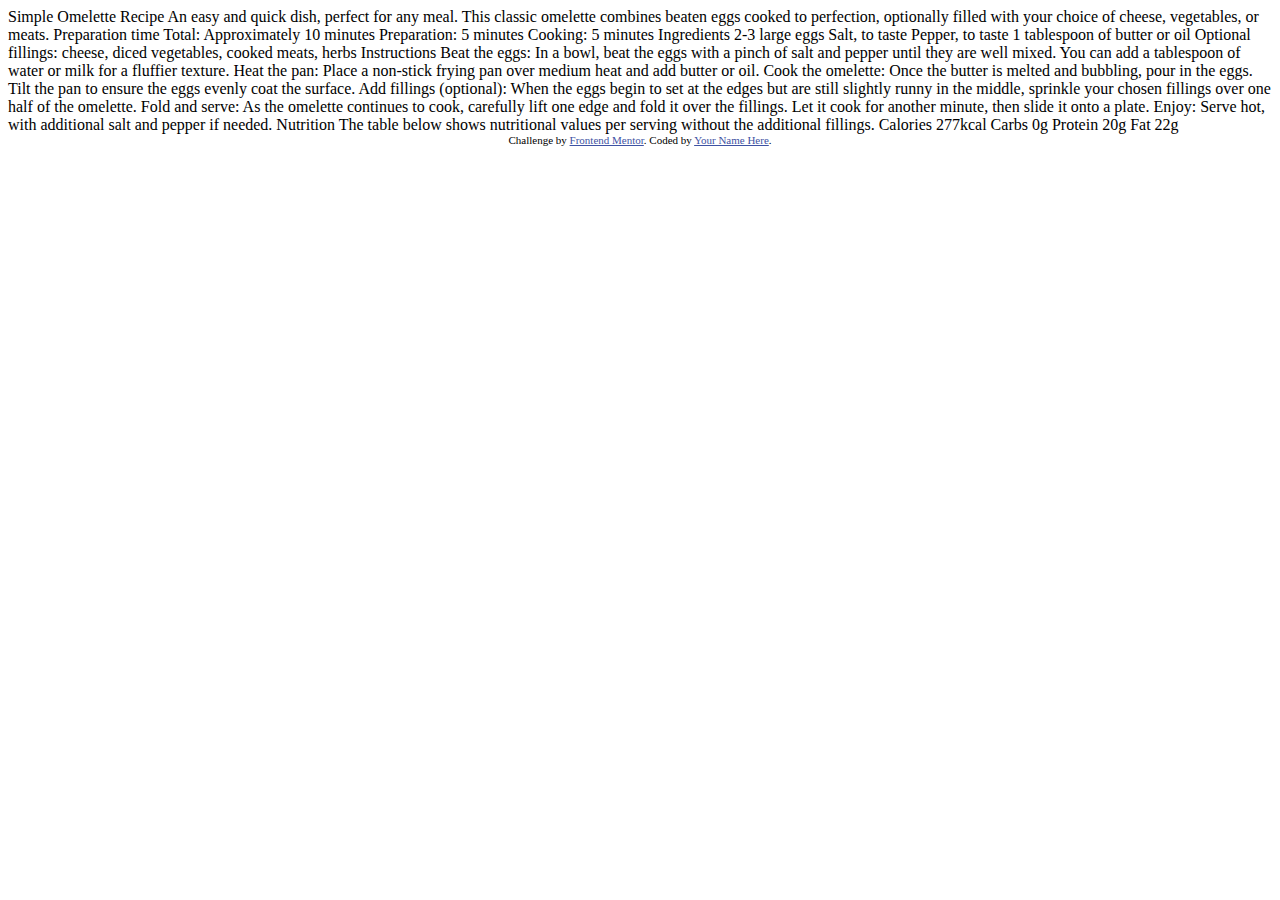
<file: reference/design files/recipe-page-main/index.html>
<!DOCTYPE html>
<html lang="en">
<head>
  <meta charset="UTF-8">
  <meta name="viewport" content="width=device-width, initial-scale=1.0"> <!-- displays site properly based on user's device -->

  <link rel="icon" type="image/png" sizes="32x32" href="./assets/images/favicon-32x32.png">
  
  <title>Frontend Mentor | Recipe page</title>

  <!-- Feel free to remove these styles or customise in your own stylesheet 👍 -->
  <style>
    .attribution { font-size: 11px; text-align: center; }
    .attribution a { color: hsl(228, 45%, 44%); }
  </style>
</head>
<body>

  Simple Omelette Recipe

  An easy and quick dish, perfect for any meal. This classic omelette combines beaten eggs cooked 
  to perfection, optionally filled with your choice of cheese, vegetables, or meats.

  Preparation time

  Total: Approximately 10 minutes
  Preparation: 5 minutes
  Cooking: 5 minutes

  Ingredients

  2-3 large eggs
  Salt, to taste
  Pepper, to taste
  1 tablespoon of butter or oil
  Optional fillings: cheese, diced vegetables, cooked meats, herbs

  Instructions

  Beat the eggs: In a bowl, beat the eggs with a pinch of salt and pepper until they are well mixed. 
  You can add a tablespoon of water or milk for a fluffier texture.

  Heat the pan: Place a non-stick frying pan over medium heat and add butter or oil.

  Cook the omelette: Once the butter is melted and bubbling, pour in the eggs. Tilt the pan to ensure 
  the eggs evenly coat the surface.

  Add fillings (optional): When the eggs begin to set at the edges but are still slightly runny in the 
  middle, sprinkle your chosen fillings over one half of the omelette.

  Fold and serve: As the omelette continues to cook, carefully lift one edge and fold it over the 
  fillings. Let it cook for another minute, then slide it onto a plate.

  Enjoy: Serve hot, with additional salt and pepper if needed.

  Nutrition

  The table below shows nutritional values per serving without the additional fillings.

  Calories
  277kcal

  Carbs
  0g

  Protein
  20g

  Fat
  22g
  
  <div class="attribution">
    Challenge by <a href="https://www.frontendmentor.io?ref=challenge" target="_blank">Frontend Mentor</a>. 
    Coded by <a href="#">Your Name Here</a>.
  </div>
</body>
</html>
</file>
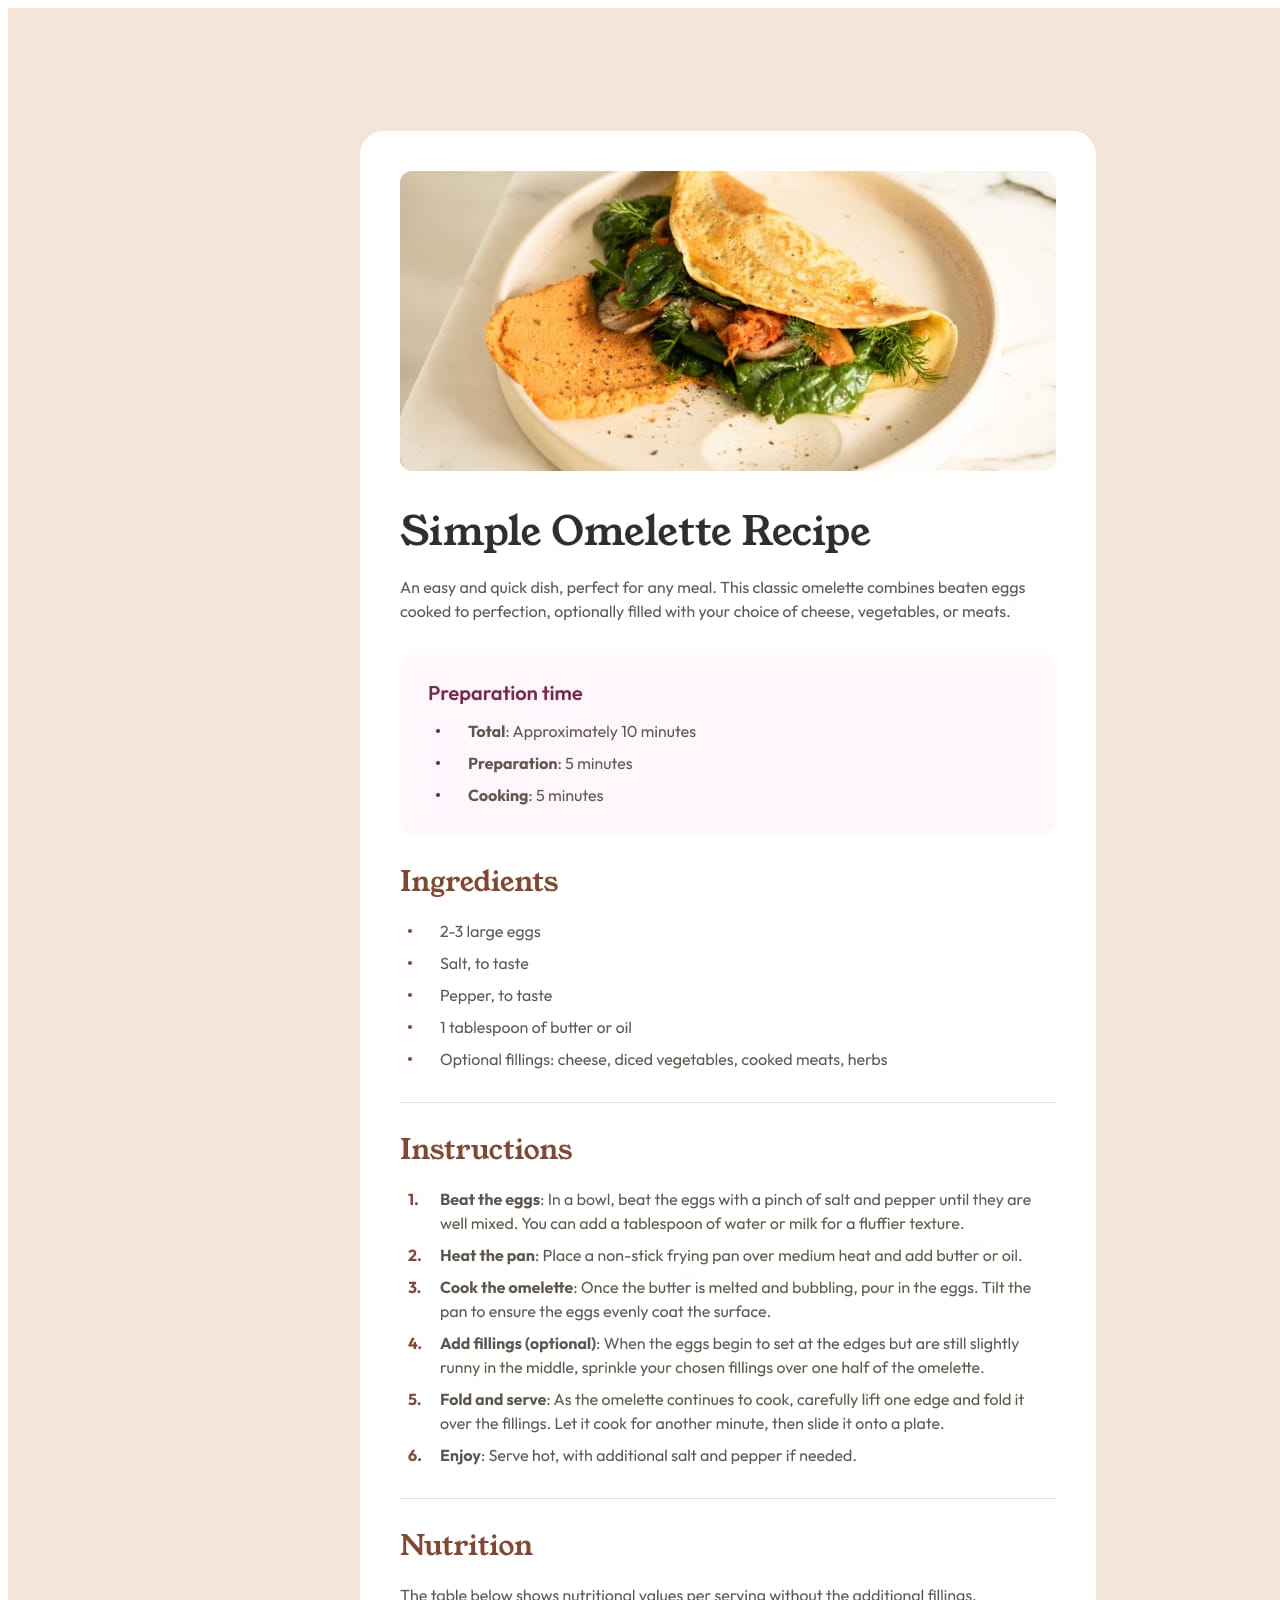
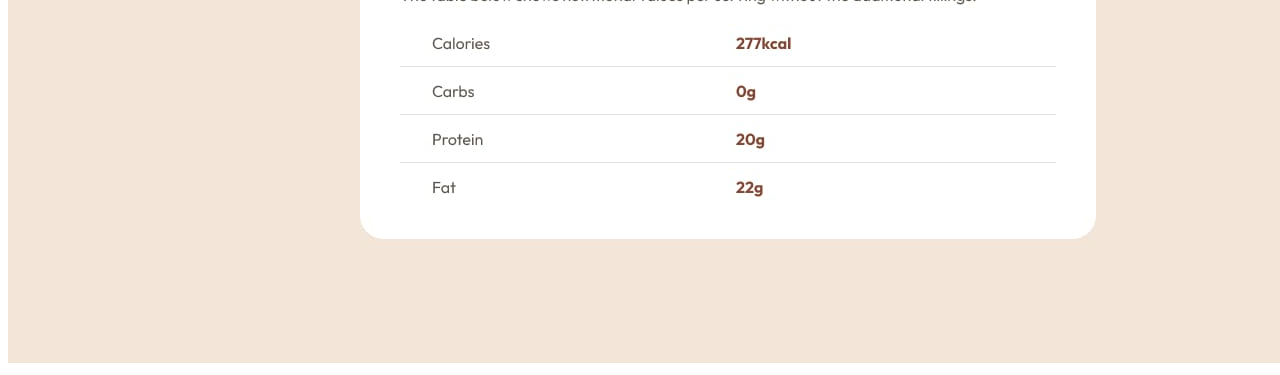
<file: reference/design.html>
<!DOCTYPE html>
<html lang="en">
<head>
    <meta charset="UTF-8">
    <meta name="viewport" content="width=, initial-scale=1.0">
    <title>design</title>

</head>
<body>
    <img src="design files/recipe-page-main/design/desktop-design.jpg" alt="">
</body>
</html>
</file>
